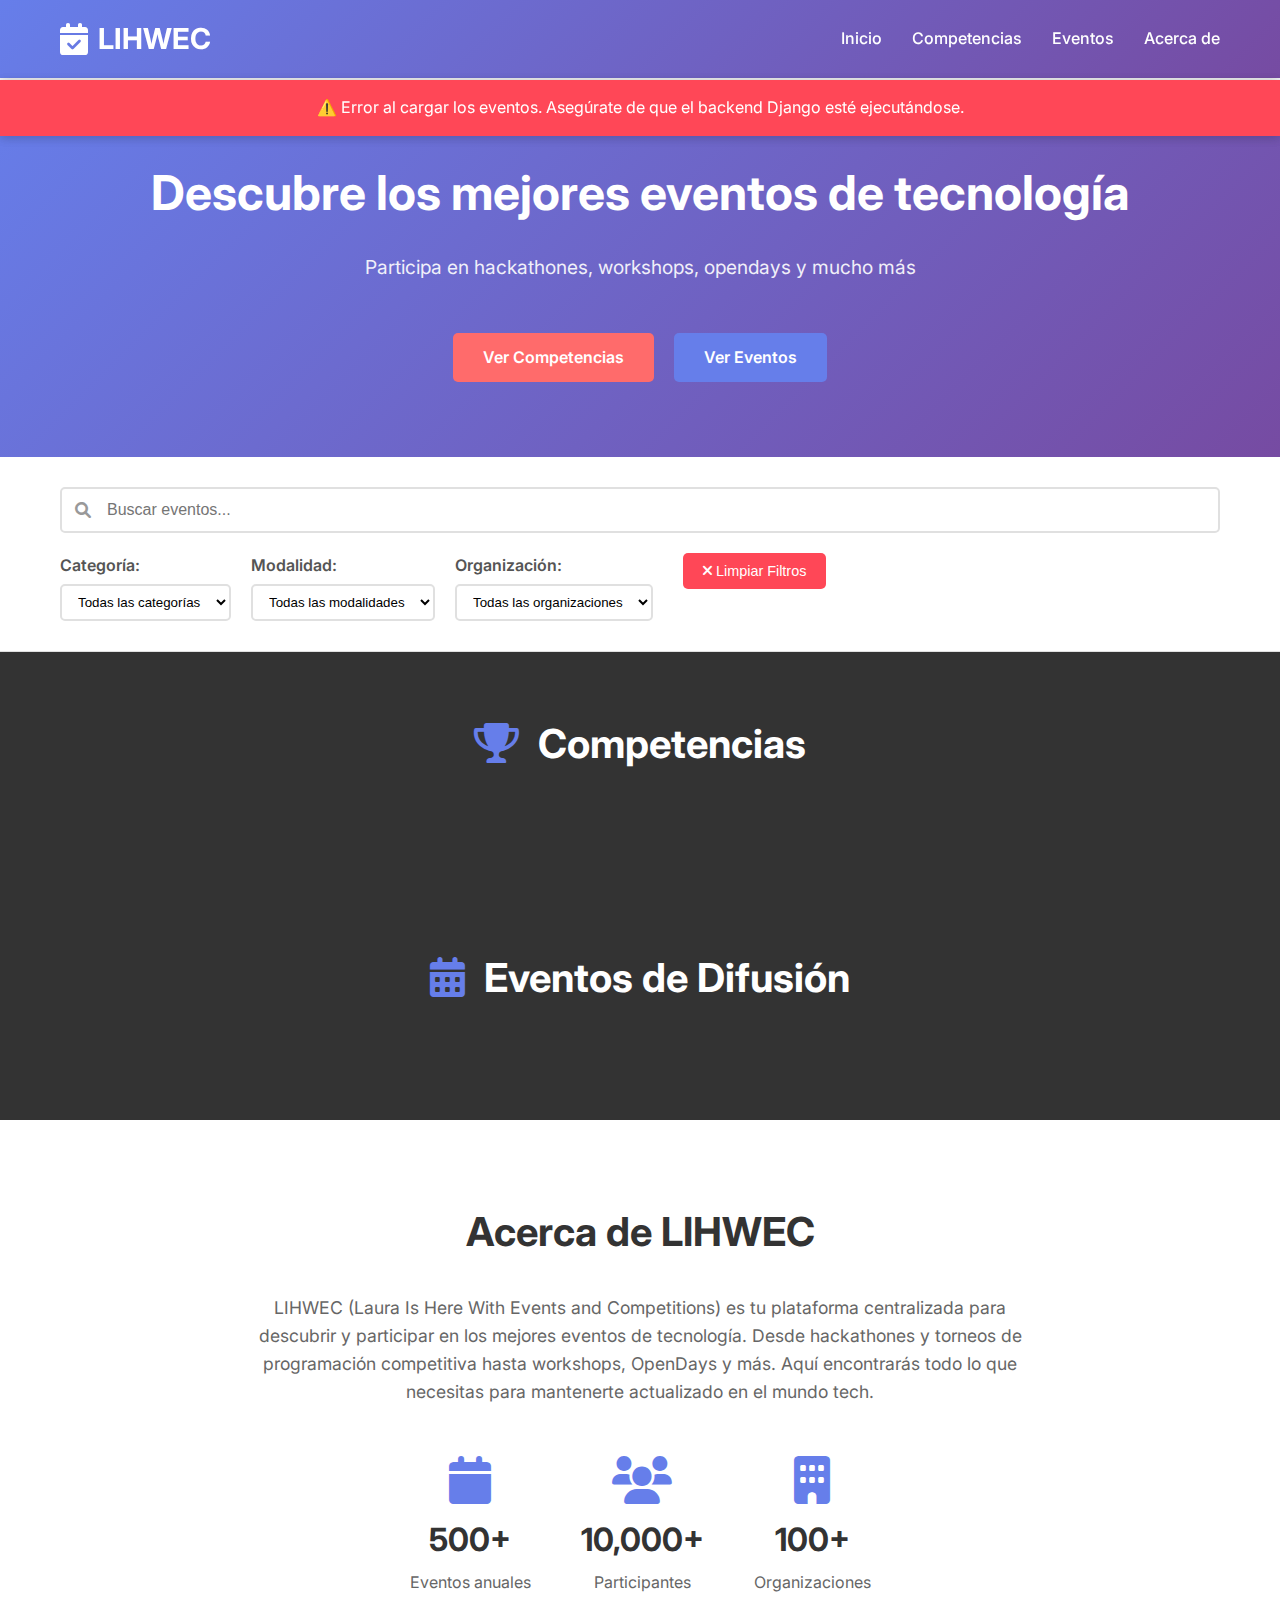
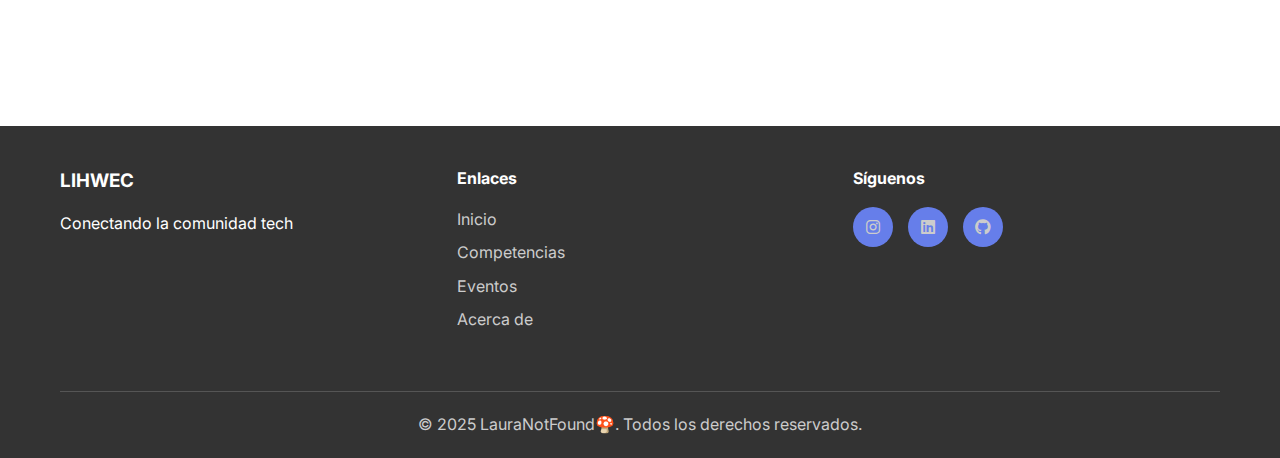
<file: index.html>
<!DOCTYPE html>
<html lang="es">

<head>
    <meta charset="UTF-8">
    <meta name="viewport" content="width=device-width, initial-scale=1.0">
    <title>LIHWEC - Eventos de Tecnología</title>
    <link rel="stylesheet" href="styles.css">
    <link href="https://cdnjs.cloudflare.com/ajax/libs/font-awesome/6.0.0/css/all.min.css" rel="stylesheet">
</head>

<body>
    <header>
        <div class="container">
            <div class="logo">
                <i class="fas fa-calendar-check"></i>
                <h1>LIHWEC</h1>
            </div>
            <nav>
                <ul>
                    <li><a href="#home">Inicio</a></li>
                    <li><a href="#competitions">Competencias</a></li>
                    <li><a href="#events">Eventos</a></li>
                    <li><a href="#about">Acerca de</a></li>
                </ul>
            </nav>
        </div>
    </header>

    <main>
        <section id="home" class="hero">
            <div class="container">
                <h2>Descubre los mejores eventos de tecnología</h2>
                <p>Participa en hackathones, workshops, opendays y mucho más</p>
                <div class="cta-buttons">
                    <a href="#competitions" class="btn btn-primary">Ver Competencias</a>
                    <a href="#events" class="btn btn-secondary">Ver Eventos</a>
                </div>
            </div>
        </section>

        <section id="filters" class="filters-section">
            <div class="container">
                <div class="search-bar">
                    <i class="fas fa-search"></i>
                    <input type="text" id="searchInput" placeholder="Buscar eventos...">
                </div>
                <div class="filters">
                    <div class="filter-group">
                        <label for="categoryFilter">Categoría:</label>
                        <select id="categoryFilter">
                            <option value="">Todas las categorías</option>
                            <!-- Las categorías se cargarán dinámicamente desde la API -->
                        </select>
                    </div>
                    <div class="filter-group">
                        <label for="modalityFilter">Modalidad:</label>
                        <select id="modalityFilter">
                            <option value="">Todas las modalidades</option>
                            <option value="presencial">Presencial</option>
                            <option value="virtual">Virtual</option>
                            <option value="hibrido">Híbrido</option>
                        </select>
                    </div>
                    <div class="filter-group">
                        <label for="organizationFilter">Organización:</label>
                        <select id="organizationFilter">
                            <option value="">Todas las organizaciones</option>
                        </select>
                    </div>
                    <div class="filter-group">
                        <button id="clearFiltersBtn" class="clear-filters-btn">
                            <i class="fas fa-times"></i> Limpiar Filtros
                        </button>
                    </div>
                </div>
            </div>
        </section>

        <section id="competitions" class="events-section">
            <div class="container">
                <h2><i class="fas fa-trophy"></i> Competencias</h2>
                <div id="competitionsGrid" class="events-grid">
                    <!-- Los eventos se cargarán dinámicamente aquí -->
                </div>
            </div>
        </section>

        <section id="events" class="events-section">
            <div class="container">
                <h2><i class="fas fa-calendar-alt"></i> Eventos de Difusión</h2>
                <div id="eventsGrid" class="events-grid">
                    <!-- Los eventos se cargarán dinámicamente aquí -->
                </div>
            </div>
        </section>

        <section id="about" class="about-section">
            <div class="container">
                <h2>Acerca de LIHWEC</h2>
                <p>LIHWEC (Laura Is Here With Events and Competitions) es tu plataforma centralizada para descubrir y
                    participar en los mejores eventos de tecnología. Desde hackathones y torneos de programación
                    competitiva hasta workshops, OpenDays y más. Aquí encontrarás todo lo que necesitas para mantenerte
                    actualizado en el mundo tech.</p>
                <div class="stats">
                    <div class="stat">
                        <i class="fas fa-calendar"></i>
                        <h3>500+</h3>
                        <p>Eventos anuales</p>
                    </div>
                    <div class="stat">
                        <i class="fas fa-users"></i>
                        <h3>10,000+</h3>
                        <p>Participantes</p>
                    </div>
                    <div class="stat">
                        <i class="fas fa-building"></i>
                        <h3>100+</h3>
                        <p>Organizaciones</p>
                    </div>
                </div>
            </div>
        </section>
    </main>

    <footer>
        <div class="container">
            <div class="footer-content">
                <div class="footer-section">
                    <h3>LIHWEC</h3>
                    <p>Conectando la comunidad tech</p>
                </div>
                <div class="footer-section">
                    <h4>Enlaces</h4>
                    <ul>
                        <li><a href="#home">Inicio</a></li>
                        <li><a href="#competitions">Competencias</a></li>
                        <li><a href="#events">Eventos</a></li>
                        <li><a href="#about">Acerca de</a></li>
                    </ul>
                </div>
                <div class="footer-section">
                    <h4>Síguenos</h4>
                    <div class="social-links">
                        <a href="https://www.instagram.com/lauranotfound97/" target="_blank"><i
                                class="fab fa-instagram"></i></a>
                        <a href="https://www.linkedin.com/in/laura-cecilia-mendoza-morales/" target="_blank"><i
                                class="fab fa-linkedin"></i></a>
                        <a href="https://github.com/LauraNotFound" target="_blank"><i class="fab fa-github"></i></a>
                    </div>
                </div>
            </div>
            <div class="footer-bottom">
                <p>&copy; 2025 LauraNotFound🍄. Todos los derechos reservados.</p>
            </div>
        </div>
    </footer>

    <script src="config.js"></script>
    <script src="script.js"></script>
</body>

</html>
</file>
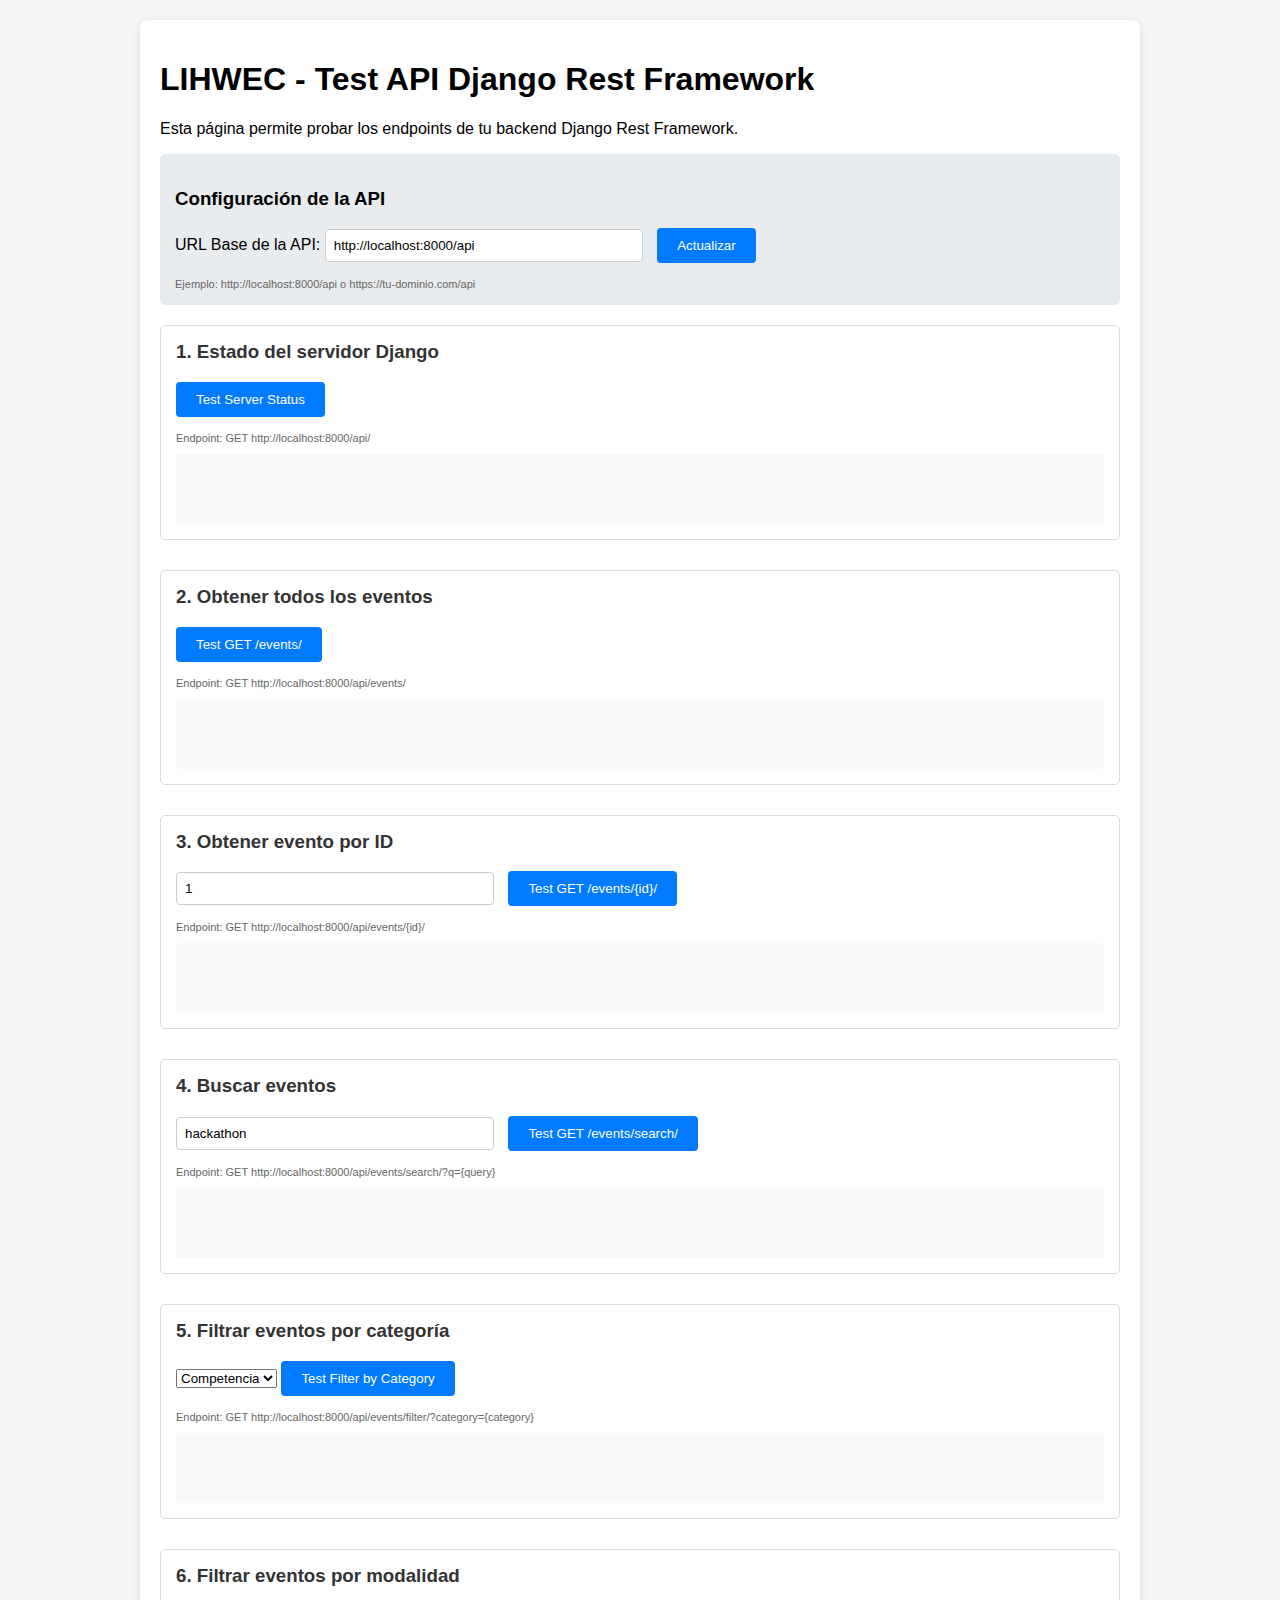
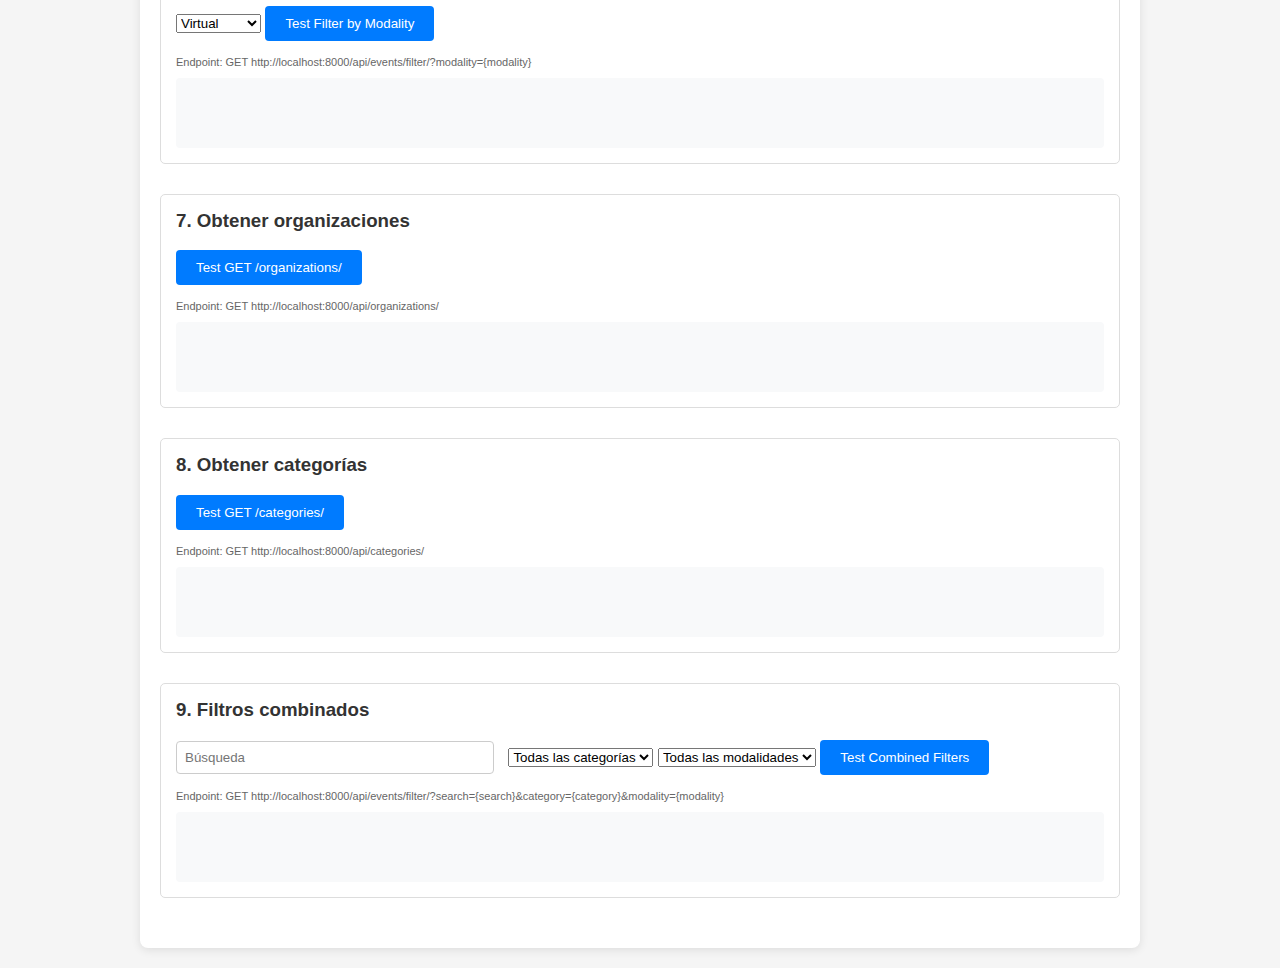
<file: test-api.html>
<!DOCTYPE html>
<html lang="es">

<head>
    <meta charset="UTF-8">
    <meta name="viewport" content="width=device-width, initial-scale=1.0">
    <title>LIHWEC - Test API Django Rest Framework</title>
    <style>
        body {
            font-family: Arial, sans-serif;
            max-width: 1000px;
            margin: 0 auto;
            padding: 20px;
            background: #f5f5f5;
        }

        .container {
            background: white;
            padding: 20px;
            border-radius: 8px;
            box-shadow: 0 2px 10px rgba(0, 0, 0, 0.1);
        }

        .test-section {
            margin-bottom: 30px;
            padding: 15px;
            border: 1px solid #ddd;
            border-radius: 5px;
        }

        .test-section h3 {
            margin-top: 0;
            color: #333;
        }

        .result {
            background: #f8f9fa;
            padding: 10px;
            border-radius: 4px;
            margin-top: 10px;
            min-height: 50px;
            white-space: pre-wrap;
            font-family: monospace;
            font-size: 12px;
            max-height: 300px;
            overflow-y: auto;
        }

        .success {
            border-left: 4px solid #28a745;
            background: #d4edda;
        }

        .error {
            border-left: 4px solid #dc3545;
            background: #f8d7da;
        }

        button {
            background: #007bff;
            color: white;
            border: none;
            padding: 10px 20px;
            border-radius: 4px;
            cursor: pointer;
            margin-right: 10px;
            margin-bottom: 10px;
        }

        button:hover {
            background: #0056b3;
        }

        .config-section {
            background: #e9ecef;
            padding: 15px;
            border-radius: 5px;
            margin-bottom: 20px;
        }

        input {
            padding: 8px;
            border: 1px solid #ccc;
            border-radius: 4px;
            margin-right: 10px;
            width: 300px;
        }

        .endpoint-info {
            font-size: 11px;
            color: #666;
            margin-top: 5px;
        }
    </style>
</head>

<body>
    <div class="container">
        <h1>LIHWEC - Test API Django Rest Framework</h1>
        <p>Esta página permite probar los endpoints de tu backend Django Rest Framework.</p>

        <div class="config-section">
            <h3>Configuración de la API</h3>
            <label for="apiBaseURL">URL Base de la API:</label>
            <input type="text" id="apiBaseURL" value="http://localhost:8000/api"
                placeholder="http://localhost:8000/api">
            <button onclick="updateAPIConfig()">Actualizar</button>
            <div class="endpoint-info">
                Ejemplo: http://localhost:8000/api o https://tu-dominio.com/api
            </div>
        </div>

        <div class="test-section">
            <h3>1. Estado del servidor Django</h3>
            <button onclick="testServerStatus()">Test Server Status</button>
            <div class="endpoint-info">Endpoint: GET {BASE_URL}/</div>
            <div id="result1" class="result"></div>
        </div>

        <div class="test-section">
            <h3>2. Obtener todos los eventos</h3>
            <button onclick="testGetAllEvents()">Test GET /events/</button>
            <div class="endpoint-info">Endpoint: GET {BASE_URL}/events/</div>
            <div id="result2" class="result"></div>
        </div>

        <div class="test-section">
            <h3>3. Obtener evento por ID</h3>
            <input type="number" id="eventId" placeholder="ID del evento" value="1">
            <button onclick="testGetEventById()">Test GET /events/{id}/</button>
            <div class="endpoint-info">Endpoint: GET {BASE_URL}/events/{id}/</div>
            <div id="result3" class="result"></div>
        </div>

        <div class="test-section">
            <h3>4. Buscar eventos</h3>
            <input type="text" id="searchQuery" placeholder="Término de búsqueda" value="hackathon">
            <button onclick="testSearchEvents()">Test GET /events/search/</button>
            <div class="endpoint-info">Endpoint: GET {BASE_URL}/events/search/?q={query}</div>
            <div id="result4" class="result"></div>
        </div>

        <div class="test-section">
            <h3>5. Filtrar eventos por categoría</h3>
            <select id="categorySelect">
                <option value="competencia">Competencia</option>
                <option value="evento">Evento</option>
            </select>
            <button onclick="testFilterByCategory()">Test Filter by Category</button>
            <div class="endpoint-info">Endpoint: GET {BASE_URL}/events/filter/?category={category}</div>
            <div id="result5" class="result"></div>
        </div>

        <div class="test-section">
            <h3>6. Filtrar eventos por modalidad</h3>
            <select id="modalitySelect">
                <option value="virtual">Virtual</option>
                <option value="presencial">Presencial</option>
                <option value="hibrido">Híbrido</option>
            </select>
            <button onclick="testFilterByModality()">Test Filter by Modality</button>
            <div class="endpoint-info">Endpoint: GET {BASE_URL}/events/filter/?modality={modality}</div>
            <div id="result6" class="result"></div>
        </div>

        <div class="test-section">
            <h3>7. Obtener organizaciones</h3>
            <button onclick="testGetOrganizations()">Test GET /organizations/</button>
            <div class="endpoint-info">Endpoint: GET {BASE_URL}/organizations/</div>
            <div id="result7" class="result"></div>
        </div>

        <div class="test-section">
            <h3>8. Obtener categorías</h3>
            <button onclick="testGetCategories()">Test GET /categories/</button>
            <div class="endpoint-info">Endpoint: GET {BASE_URL}/categories/</div>
            <div id="result8" class="result"></div>
        </div>

        <div class="test-section">
            <h3>9. Filtros combinados</h3>
            <input type="text" id="combinedSearch" placeholder="Búsqueda" value="">
            <select id="combinedCategory">
                <option value="">Todas las categorías</option>
                <option value="competencia">Competencia</option>
                <option value="evento">Evento</option>
            </select>
            <select id="combinedModality">
                <option value="">Todas las modalidades</option>
                <option value="virtual">Virtual</option>
                <option value="presencial">Presencial</option>
                <option value="hibrido">Híbrido</option>
            </select>
            <button onclick="testCombinedFilters()">Test Combined Filters</button>
            <div class="endpoint-info">Endpoint: GET
                {BASE_URL}/events/filter/?search={search}&category={category}&modality={modality}</div>
            <div id="result9" class="result"></div>
        </div>
    </div>

    <script>
        let API_BASE_URL = 'http://localhost:8000/api';

        function updateAPIConfig() {
            API_BASE_URL = document.getElementById('apiBaseURL').value;
            updateEndpointInfo();
        }

        function updateEndpointInfo() {
            document.querySelectorAll('.endpoint-info').forEach(el => {
                el.textContent = el.textContent.replace(/\{BASE_URL\}/g, API_BASE_URL);
            });
        }

        async function makeRequest(url, resultId, description) {
            const result = document.getElementById(resultId);
            result.textContent = 'Cargando...';
            result.className = 'result';

            try {
                const response = await fetch(url, {
                    method: 'GET',
                    headers: {
                        'Content-Type': 'application/json',
                        'Accept': 'application/json'
                    }
                });

                const data = await response.json();

                if (response.ok) {
                    const itemCount = Array.isArray(data) ? data.length :
                        (data.results ? data.results.length : 'N/A');
                    const totalCount = data.count || itemCount;

                    result.textContent = `✅ ${description}\n` +
                        `Status: ${response.status}\n` +
                        `Items: ${itemCount}/${totalCount}\n\n` +
                        JSON.stringify(data, null, 2);
                    result.className = 'result success';
                } else {
                    result.textContent = `❌ Error ${response.status}: ${data.detail || 'Error desconocido'}\n\n` +
                        JSON.stringify(data, null, 2);
                    result.className = 'result error';
                }
            } catch (error) {
                result.textContent = `❌ Error de conexión: ${error.message}\n\n` +
                    `Verifica que Django esté ejecutándose en: ${API_BASE_URL}`;
                result.className = 'result error';
            }
        }

        async function testServerStatus() {
            await makeRequest(`${API_BASE_URL}/`, 'result1', 'Servidor Django disponible');
        }

        async function testGetAllEvents() {
            await makeRequest(`${API_BASE_URL}/events/`, 'result2', 'Eventos obtenidos');
        }

        async function testGetEventById() {
            const eventId = document.getElementById('eventId').value || 1;
            await makeRequest(`${API_BASE_URL}/events/${eventId}/`, 'result3', `Evento ${eventId} obtenido`);
        }

        async function testSearchEvents() {
            const query = document.getElementById('searchQuery').value || 'hackathon';
            await makeRequest(`${API_BASE_URL}/events/search/?q=${encodeURIComponent(query)}`, 'result4', `Búsqueda: "${query}"`);
        }

        async function testFilterByCategory() {
            const category = document.getElementById('categorySelect').value;
            await makeRequest(`${API_BASE_URL}/events/filter/?category=${category}`, 'result5', `Filtro por categoría: ${category}`);
        }

        async function testFilterByModality() {
            const modality = document.getElementById('modalitySelect').value;
            await makeRequest(`${API_BASE_URL}/events/filter/?modality=${modality}`, 'result6', `Filtro por modalidad: ${modality}`);
        }

        async function testGetOrganizations() {
            await makeRequest(`${API_BASE_URL}/organizations/`, 'result7', 'Organizaciones obtenidas');
        }

        async function testGetCategories() {
            await makeRequest(`${API_BASE_URL}/categories/`, 'result8', 'Categorías obtenidas');
        }

        async function testCombinedFilters() {
            const search = document.getElementById('combinedSearch').value;
            const category = document.getElementById('combinedCategory').value;
            const modality = document.getElementById('combinedModality').value;

            const params = new URLSearchParams();
            if (search) params.append('search', search);
            if (category) params.append('category', category);
            if (modality) params.append('modality', modality);

            const url = `${API_BASE_URL}/events/filter/?${params.toString()}`;
            await makeRequest(url, 'result9', 'Filtros combinados aplicados');
        }

        // Inicializar la página
        document.addEventListener('DOMContentLoaded', function () {
            updateEndpointInfo();
        });
    </script>
</body>

</html>
</file>
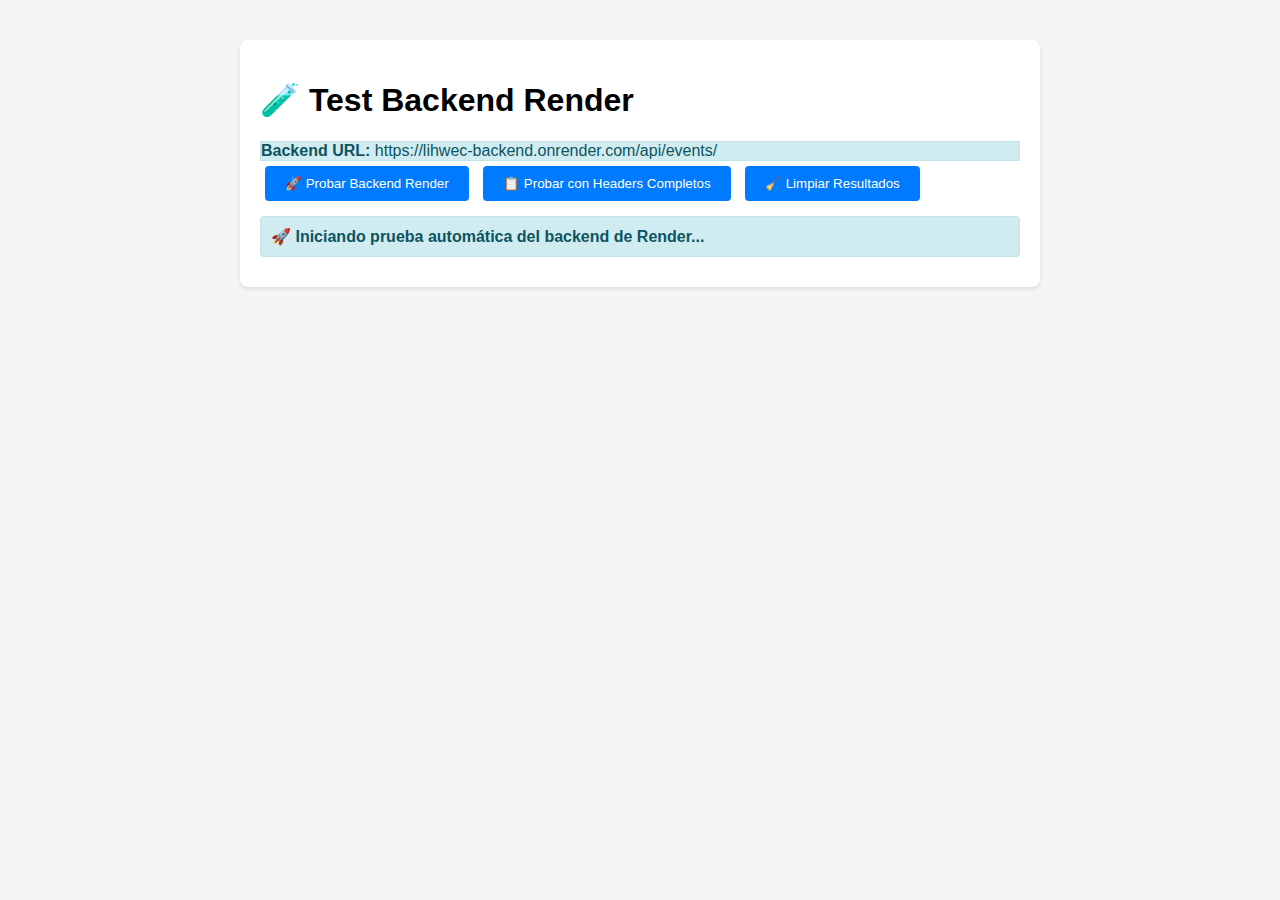
<file: test-render-backend.html>
<!DOCTYPE html>
<html lang="es">

<head>
    <meta charset="UTF-8">
    <meta name="viewport" content="width=device-width, initial-scale=1.0">
    <title>Test Backend Render - LIHWEC</title>
    <style>
        body {
            font-family: Arial, sans-serif;
            max-width: 800px;
            margin: 20px auto;
            padding: 20px;
            background-color: #f5f5f5;
        }

        .container {
            background: white;
            padding: 20px;
            border-radius: 8px;
            box-shadow: 0 2px 4px rgba(0, 0, 0, 0.1);
        }

        .status {
            padding: 10px;
            margin: 10px 0;
            border-radius: 4px;
            font-weight: bold;
        }

        .success {
            background-color: #d4edda;
            color: #155724;
            border: 1px solid #c3e6cb;
        }

        .error {
            background-color: #f8d7da;
            color: #721c24;
            border: 1px solid #f5c6cb;
        }

        .info {
            background-color: #d1ecf1;
            color: #0c5460;
            border: 1px solid #bee5eb;
        }

        button {
            background-color: #007bff;
            color: white;
            border: none;
            padding: 10px 20px;
            border-radius: 4px;
            cursor: pointer;
            margin: 5px;
        }

        button:hover {
            background-color: #0056b3;
        }

        pre {
            background-color: #f8f9fa;
            padding: 10px;
            border-radius: 4px;
            overflow-x: auto;
            max-height: 400px;
            overflow-y: auto;
        }

        .event-card {
            border: 1px solid #ddd;
            padding: 10px;
            margin: 10px 0;
            border-radius: 4px;
            background-color: #fafafa;
        }
    </style>
</head>

<body>
    <div class="container">
        <h1>🧪 Test Backend Render</h1>

        <div class="info">
            <strong>Backend URL:</strong> https://lihwec-backend.onrender.com/api/events/
        </div>

        <button onclick="testRenderBackend()">🚀 Probar Backend Render</button>
        <button onclick="testWithHeaders()">📋 Probar con Headers Completos</button>
        <button onclick="clearResults()">🧹 Limpiar Resultados</button>

        <div id="results"></div>
    </div>

    <script>
        const RENDER_API_URL = 'https://lihwec-backend.onrender.com/api/events/';

        function addResult(content, className = 'info') {
            const resultsDiv = document.getElementById('results');
            const resultDiv = document.createElement('div');
            resultDiv.className = `status ${className}`;
            resultDiv.innerHTML = content;
            resultsDiv.appendChild(resultDiv);
        }

        function clearResults() {
            document.getElementById('results').innerHTML = '';
        }

        async function testRenderBackend() {
            addResult('🔄 Conectando con backend de Render...', 'info');

            try {
                const response = await fetch(RENDER_API_URL);

                addResult(`📊 Status: ${response.status} ${response.statusText}`,
                    response.ok ? 'success' : 'error');

                if (response.ok) {
                    const data = await response.json();

                    addResult(`✅ Conexión exitosa!`, 'success');
                    addResult(`📈 Eventos recibidos: ${data.results ? data.results.length : data.length}`, 'info');

                    // Mostrar estructura de datos
                    addResult(`📋 Estructura de respuesta:
                        <pre>${JSON.stringify(data, null, 2)}</pre>`, 'info');

                    // Mostrar eventos en formato amigable
                    const events = data.results || data;
                    if (events.length > 0) {
                        let eventsHtml = '<h3>🎯 Eventos encontrados:</h3>';
                        events.forEach(event => {
                            eventsHtml += `
                                <div class="event-card">
                                    <h4>${event.name}</h4>
                                    <p><strong>Categoría:</strong> ${event.category}</p>
                                    <p><strong>Organización:</strong> ${event.organization}</p>
                                    <p><strong>Fecha:</strong> ${event.date}</p>
                                    <p><strong>Modalidad:</strong> ${event.modality}</p>
                                </div>
                            `;
                        });
                        addResult(eventsHtml, 'success');
                    }
                } else {
                    addResult(`❌ Error: ${response.status} - ${response.statusText}`, 'error');
                }
            } catch (error) {
                addResult(`❌ Error de conexión: ${error.message}`, 'error');

                if (error.message.includes('CORS')) {
                    addResult(`🔧 Posible solución: Verificar configuración CORS en Django settings.py`, 'info');
                } else if (error.message.includes('Failed to fetch')) {
                    addResult(`🔧 Posibles causas:
                        <ul>
                            <li>Backend no está ejecutándose</li>
                            <li>URL incorrecta</li>
                            <li>Problemas de red</li>
                            <li>Render en modo sleep (primer acceso puede ser lento)</li>
                        </ul>`, 'info');
                }
            }
        }

        async function testWithHeaders() {
            addResult('🔄 Probando con headers completos...', 'info');

            try {
                const response = await fetch(RENDER_API_URL, {
                    method: 'GET',
                    headers: {
                        'Content-Type': 'application/json',
                        'Accept': 'application/json',
                        'Origin': window.location.origin
                    }
                });

                addResult(`📊 Status con headers: ${response.status} ${response.statusText}`,
                    response.ok ? 'success' : 'error');

                // Mostrar headers de respuesta
                const responseHeaders = {};
                response.headers.forEach((value, key) => {
                    responseHeaders[key] = value;
                });

                addResult(`📋 Headers de respuesta:
                    <pre>${JSON.stringify(responseHeaders, null, 2)}</pre>`, 'info');

                if (response.ok) {
                    const data = await response.json();
                    addResult(`✅ Conexión con headers exitosa!`, 'success');
                    addResult(`📈 Datos recibidos: ${JSON.stringify(data).length} caracteres`, 'info');
                } else {
                    const errorText = await response.text();
                    addResult(`❌ Error: ${errorText}`, 'error');
                }
            } catch (error) {
                addResult(`❌ Error con headers: ${error.message}`, 'error');
            }
        }

        // Probar automáticamente al cargar la página
        window.addEventListener('load', function () {
            addResult('🚀 Iniciando prueba automática del backend de Render...', 'info');
            setTimeout(testRenderBackend, 1000);
        });
    </script>
</body>

</html>
</file>
<file: styles.css>
@import url('https://fonts.googleapis.com/css2?family=Inter:ital,opsz,wght@0,14..32,100..900;1,14..32,100..900&display=swap');

/* Hacer reset*/
* {
    margin: 0;
    padding: 0;
    box-sizing: border-box;
}

body {
    font-family: "Inter", sans-serif;
    line-height: 1.6;
    color: #333;
    background-color: #f8f9fa;
}

.container {
    max-width: 1200px;
    margin: 0 auto;
    padding: 0 20px;
}

header {
    background: linear-gradient(135deg, #667eea 0%, #764ba2 100%);
    color: #fff;
    padding: 1rem 0;
    position: fixed;
    width: 100%;
    top: 0;
    z-index: 1000;
    box-shadow: 0 2px 10px rgba(0, 0, 0, 0.1);
}

header .container {
    display: flex;
    justify-content: space-between;
    align-items: center;
}

.logo {
    display: flex;
    align-items: center;
    gap: 10px;
}

.logo i {
    font-size: 2rem;
}

.logo h1 {
    font-size: 1.8rem;
    font-weight: 700;
}

nav ul {
    display: flex;
    list-style: none;
    gap: 30px;
}

nav a {
    color: #fff;
    text-decoration: none;
    font-weight: 500;
    transition: color 0.3s;
}

nav a:hover {
    color: #ffd700;
}

main {
    margin-top: 80px;
}

.event-content i{
    margin-right: 5px;
}

.hero {
    background: linear-gradient(135deg, #667eea 0%, #764ba2 100%);
    color: #fff;
    padding: 75px 0;
    text-align: center;
}

.hero h2 {
    font-size: 3rem;
    margin-bottom: 20px;
    font-weight: 700;
}

.hero p {
    font-size: 1.2rem;
    margin-bottom: 50px;
    opacity: 0.9;
}

.cta-buttons {
    display: flex;
    gap: 20px;
    justify-content: center;
    flex-wrap: wrap;
}

.btn {
    padding: 12px 30px;
    border: none;
    border-radius: 5px;
    text-decoration: none;
    font-weight: 600;
    cursor: pointer;
    transition: all 0.3s;
    display: inline-block;
}

.btn-primary {
    background-color: #ff6b6b;
    color: #fff;
}

.btn-primary:hover {
    background-color: #fff;
    color: #ff6b6b;
    border: 2px solid #fff;
    transform: translateY(-2px);
}

.btn-secondary {
    background-color: transparent;
    
    color: #fff;
    background-color: #667eea;
}

.btn-secondary:hover {
    background-color: #fff;
    color: #667eea;
    border: 2px solid #fff;
    transform: translateY(-2px);
}

.filters-section {
    background: #fff;
    padding: 30px 0;
    border-bottom: 1px solid #e0e0e0;
}

.search-bar {
    position: relative;
    margin-bottom: 20px;
}

.search-bar i {
    position: absolute;
    left: 15px;
    top: 50%;
    transform: translateY(-50%);
    color: #999;
}

.search-bar input {
    width: 100%;
    padding: 12px 12px 12px 45px;
    border: 2px solid #e0e0e0;
    border-radius: 5px;
    font-size: 16px;
    transition: border-color 0.3s;
}

.search-bar input:focus {
    outline: none;
    border-color: #667eea;
}

.filters {
    display: flex;
    gap: 20px;
    flex-wrap: wrap;
}

.filter-group {
    display: flex;
    flex-direction: column;
    gap: 5px;
}

.filter-group label {
    font-weight: 600;
    color: #555;
}

.filter-group select {
    padding: 8px 12px;
    border: 2px solid #e0e0e0;
    border-radius: 5px;
    background-color: #fff;
    cursor: pointer;
    transition: border-color 0.3s;
}

.filter-group select:focus {
    outline: none;
    border-color: #667eea;
}

.events-section {
    background-color: #333;
    padding: 60px 0;
}

.events-section h2 {
    text-align: center;
    font-size: 2.5rem;
    margin-bottom: 50px;
    color: #fff;
}

.events-section h2 i {
    margin-right: 10px;
    color: #667eea;
}

.events-grid {
    display: grid;
    grid-template-columns: repeat(auto-fit, minmax(350px, 1fr));
    gap: 30px;
}



.event-card {
    height: 400px;
    background: #667EEA;
    border-radius: 10px;
    position: relative;
    overflow: hidden;
    box-shadow: 0 5px 15px rgba(0, 0, 0, 0.1);
    transition: transform all 0.3s ease;
    cursor: pointer;
    animation: slideInUp 0.6s ease-out;
}

.event-card:hover {
    transform: translateY(-8px);
    box-shadow: 0 15px 30px rgba(0, 0, 0, 0.2);
}

.event-card:focus {
    outline: 2px solid #667eea;
    outline-offset: 2px;
}

.event-image {
    width: 100%;
    height: 400px;
    display: block;
    object-fit: cover;
}

.event-image img {
    width: 100%;
    height: 90%;
    object-fit: cover;
    transition: opacity 0.3s ease;
}

.event-image h4{
    height: 10%;
    display: flex;
    justify-content: center;
    color: #fff;
}

.event-content {
    position: absolute;
    top: 0;
      left: 0;
    height: 100%;
    padding: 20px;
    opacity: 0;
    transition: opacity 0.3s ease;
    padding: 1em;
    box-sizing: border-box;
    background-color: rgba(0, 0, 0, 0.6); 
    color: #fff;
    overflow: auto;
}

.event-card:hover .event-content {
    opacity: 1;
}

.event-card:hover .event-image {
    opacity: 0.1;
}

.event-description {
    font-size: 0.9rem;
    line-height: 1.4;
    margin-bottom: 15px;
}

.event-title {
    font-size: 1.4rem;
    font-weight: 700;
    margin-bottom: 10px;
    color: #333;
}

.event-info {
    display: flex;
    flex-direction: column;
    gap: 8px;
    margin-bottom: 15px;
}

.event-info span {
    display: flex;
    align-items: center;
    gap: 8px;
    color: #666;
    font-size: 0.9rem;
}

.event-info i {
    color: #667eea;
    width: 16px;
}

.event-organization {
    background: linear-gradient(135deg, #667eea 0%, #764ba2 100%);
    color: #fff;
    padding: 8px 15px;
    border-radius: 20px;
    font-size: 0.8rem;
    font-weight: 600;
    text-align: center;
    margin: 10px 0px;
}


.event-link{
    color: #667eea;
    text-decoration: none;
}

.event-category {
    position: absolute;
    top: 10px;
    right: 10px;
    background: rgba(255, 255, 255, 0.9);
    padding: 5px 10px;
    border-radius: 15px;
    font-size: 0.8rem;
    font-weight: 600;
}

.category-competencia {
    color: #ff6b6b;
}

.category-evento {
    color: #4ecdc4;
}

.about-section {
    background: #fff;
    padding: 80px 0;
    text-align: center;
}

.about-section h2 {
    font-size: 2.5rem;
    margin-bottom: 30px;
    color: #333;
}

.about-section p {
    font-size: 1.1rem;
    max-width: 800px;
    margin: 0 auto 50px;
    color: #666;
}

.stats {
    display: flex;
    justify-content: center;
    gap: 50px;
    flex-wrap: wrap;
}

.stat {
    text-align: center;
}

.stat i {
    font-size: 3rem;
    color: #667eea;
    margin-bottom: 10px;
}

.stat h3 {
    font-size: 2rem;
    color: #333;
    margin-bottom: 5px;
}

.stat p {
    color: #666;
    font-size: 1rem;
}

footer {
    background: #333;
    color: #fff;
    padding: 40px 0 20px;
}

.footer-content {
    display: grid;
    grid-template-columns: repeat(auto-fit, minmax(250px, 1fr));
    gap: 30px;
    margin-bottom: 30px;
}

.footer-section h3,
.footer-section h4 {
    margin-bottom: 15px;
    color: #fff;
}

.footer-section ul {
    list-style: none;
}

.footer-section ul li {
    margin-bottom: 8px;
}

.footer-section a {
    color: #ccc;
    text-decoration: none;
    transition: color 0.3s;
}

.footer-section a:hover {
    color: #fff;
}

.social-links {
    display: flex;
    gap: 15px;
}

.social-links a {
    display: inline-block;
    width: 40px;
    height: 40px;
    background: #667eea;
    border-radius: 50%;
    text-align: center;
    line-height: 40px;
    transition: background 0.3s;
}

.social-links a:hover {
    background: #764ba2;
}

.footer-bottom {
    text-align: center;
    padding-top: 20px;
    border-top: 1px solid #555;
    color: #ccc;
}

.scroll-to-top {
    position: fixed;
    bottom: 20px;
    right: 20px;
    background: #667eea;
    color: #fff;
    border: none;
    border-radius: 50%;
    width: 50px;
    height: 50px;
    font-size: 1.2rem;
    cursor: pointer;
    display: none;
    z-index: 1000;
    transition: all 0.3s;
    box-shadow: 0 2px 10px rgba(0, 0, 0, 0.2);
}

.scroll-to-top:hover {
    background: #764ba2;
    transform: translateY(-2px);
}

.error-message {
    background: #ff6b6b;
    color: #fff;
    padding: 15px 0;
    text-align: center;
    position: fixed;
    top: 80px;
    width: 100%;
    z-index: 1000;
    box-shadow: 0 2px 10px rgba(0, 0, 0, 0.1);
}

.error-content {
    display: flex;
    align-items: center;
    justify-content: center;
    gap: 10px;
}

.modality-presencial {
    color: #28a745;
}

.modality-virtual {
    color: #007bff;
}

.modality-hibrido {
    color: #ffc107;
}

.category-competencia {
    background: linear-gradient(135deg, #ff6b6b 0%, #ee5a52 100%);
    color: #fff;
}

.category-evento {
    background: linear-gradient(135deg, #4ecdc4 0%, #44a08d 100%);
    color: #fff;
}

@media (max-width: 768px) {
    header .container {
        flex-direction: column;
        gap: 15px;
    }

    .hero h2{
        font-size: 2.5rem;
    }

    .logo {
        order: 1;
    }

    nav {
        order: 2;
    }

    nav ul {
        justify-content: center;
        gap: 20px;
    }

    main {
        margin-top: 120px;
    }
    .event-description{
        overflow: hidden;
    text-overflow: ellipsis;
    display: -webkit-box;
    -webkit-line-clamp: 7;
    -webkit-box-orient: vertical;
    }

}

@keyframes slideInUp {
    from {
        opacity: 0;
        transform: translateY(50px);
    }

    to {
        opacity: 1;
        transform: translateY(0);
    }
}

.filter-group select:hover {
    border-color: #667eea;
}

.search-bar input:hover {
    border-color: #667eea;
}

.event-actions {
    display: flex;
    gap: 10px;
    margin-top: 15px;
}

.event-action-btn {
    padding: 5px 10px;
    border: none;
    border-radius: 3px;
    cursor: pointer;
    font-size: 0.8rem;
    transition: all 0.3s;
}

.btn-share {
    background: #1da1f2;
    color: #fff;
}

.btn-calendar {
    background: #34a853;
    color: #fff;
}

.event-action-btn:hover {
    transform: translateY(-1px);
    box-shadow: 0 2px 5px rgba(0, 0, 0, 0.2);
}

nav a {
    position: relative;
    padding: 5px 0;
}

nav a::after {
    content: '';
    position: absolute;
    bottom: -5px;
    left: 0;
    width: 0;
    height: 2px;
    background: #ffd700;
    transition: width 0.3s;
}

nav a:hover::after {
    width: 100%;
}

.loading {
    display: flex;
    flex-direction: column;
    align-items: center;
    justify-content: center;
    min-height: 200px;
}

.loading::before {
    content: '';
    width: 40px;
    height: 40px;
    border: 4px solid #e0e0e0;
    border-top: 4px solid #667eea;
    border-radius: 50%;
    animation: spin 1s linear infinite;
    margin-bottom: 15px;
}

@keyframes spin {
    0% {
        transform: rotate(0deg);
    }

    100% {
        transform: rotate(360deg);
    }
}

.btn:focus {
    outline: 2px solid #667eea;
    outline-offset: 2px;
}

.tooltip {
    position: relative;
    cursor: help;
}

.tooltip::after {
    content: attr(data-tooltip);
    position: absolute;
    bottom: 100%;
    left: 50%;
    transform: translateX(-50%);
    background: #333;
    color: #fff;
    padding: 5px 10px;
    border-radius: 3px;
    font-size: 0.8rem;
    white-space: nowrap;
    opacity: 0;
    visibility: hidden;
    transition: all 0.3s;
}

.tooltip:hover::after {
    opacity: 1;
    visibility: visible;
}

.organization-badge {
    display: inline-block;
    padding: 3px 8px;
    background: #e0e0e0;
    border-radius: 10px;
    font-size: 0.7rem;
    font-weight: 600;
    color: #666;
    margin-top: 5px;
}

.footer-content {
    padding-bottom: 20px;
}

.footer-bottom {
    padding-top: 20px;
}

@media print {

    header,
    .filters-section,
    footer {
        display: none;
    }

    .event-card {
        break-inside: avoid;
        margin-bottom: 20px;
    }

    .events-grid {
        display: block;
    }

    .event-card {
        box-shadow: none;
        border: 1px solid #ccc;
    }
}

.loading-spinner {
    position: fixed;
    top: 0;
    left: 0;
    width: 100%;
    height: 100%;
    background: rgba(0, 0, 0, 0.7);
    display: flex;
    justify-content: center;
    align-items: center;
    z-index: 9999;
}

.spinner-container {
    text-align: center;
    color: #fff;
}

.spinner {
    width: 50px;
    height: 50px;
    border: 5px solid #f3f3f3;
    border-top: 5px solid #667eea;
    border-radius: 50%;
    animation: spin 1s linear infinite;
    margin: 0 auto 20px;
}

@keyframes spin {
    0% {
        transform: rotate(0deg);
    }

    100% {
        transform: rotate(360deg);
    }
}

.spinner-container p {
    font-size: 1.2rem;
    margin-top: 15px;
}

.error-message {
    background: #ff4757;
    color: #fff;
    padding: 15px 0;
    position: fixed;
    top: 80px;
    left: 0;
    right: 0;
    z-index: 1001;
    animation: slideDown 0.3s ease-out;
}

.error-content {
    display: flex;
    align-items: center;
    gap: 10px;
}

.error-content i {
    font-size: 1.2rem;
}

.success-message {
    background: #2ed573;
    color: #fff;
    padding: 15px 0;
    position: fixed;
    top: 80px;
    left: 0;
    right: 0;
    z-index: 1001;
    animation: slideDown 0.3s ease-out;
}

.success-content {
    display: flex;
    align-items: center;
    gap: 10px;
}

.success-content i {
    font-size: 1.2rem;
}

@keyframes slideDown {
    from {
        transform: translateY(-100%);
        opacity: 0;
    }

    to {
        transform: translateY(0);
        opacity: 1;
    }
}

.no-results {
    text-align: center;
    padding: 60px 20px;
    color: #666;
}

.no-results i {
    font-size: 4rem;
    margin-bottom: 20px;
    color: #ccc;
}

.no-results h3 {
    font-size: 1.5rem;
    margin-bottom: 10px;
}

.no-results p {
    font-size: 1rem;
    opacity: 0.8;
}

.no-events{
    color: #fff;;
}

.clear-filters-btn {
    background: #ff4757;
    color: #fff;
    border: none;
    padding: 10px 20px;
    border-radius: 5px;
    cursor: pointer;
    font-size: 0.9rem;
    transition: background 0.3s;
    margin-left: 10px;
}

.clear-filters-btn:hover {
    background: #e84118;
}

.connection-status {
    position: fixed;
    top: 80px;
    right: 20px;
    padding: 10px 15px;
    border-radius: 5px;
    font-size: 0.9rem;
    z-index: 1000;
    transition: all 0.3s;
}

.connection-status.online {
    background: #2ed573;
    color: #fff;
}

.connection-status.offline {
    background: #ff4757;
    color: #fff;
}

.connection-status.loading {
    background: #ffa502;
    color: #fff;
}
</file>
